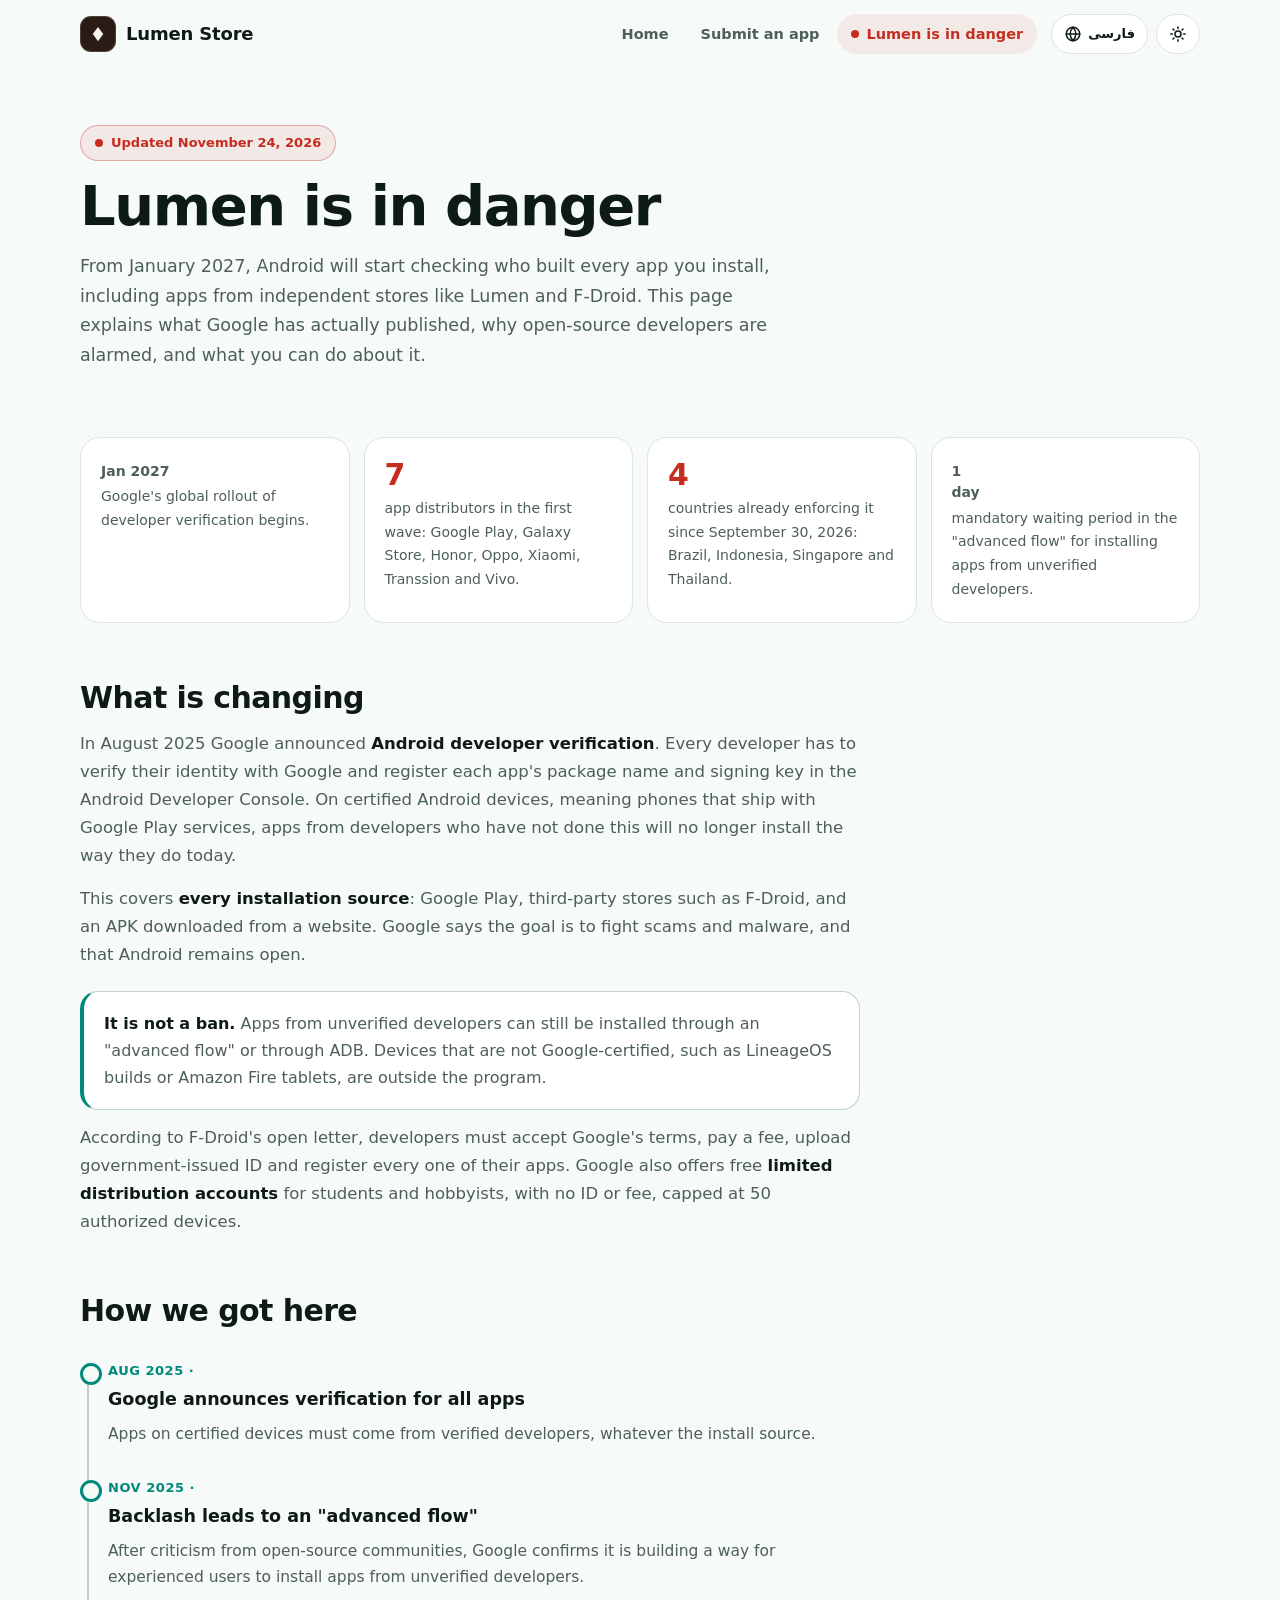
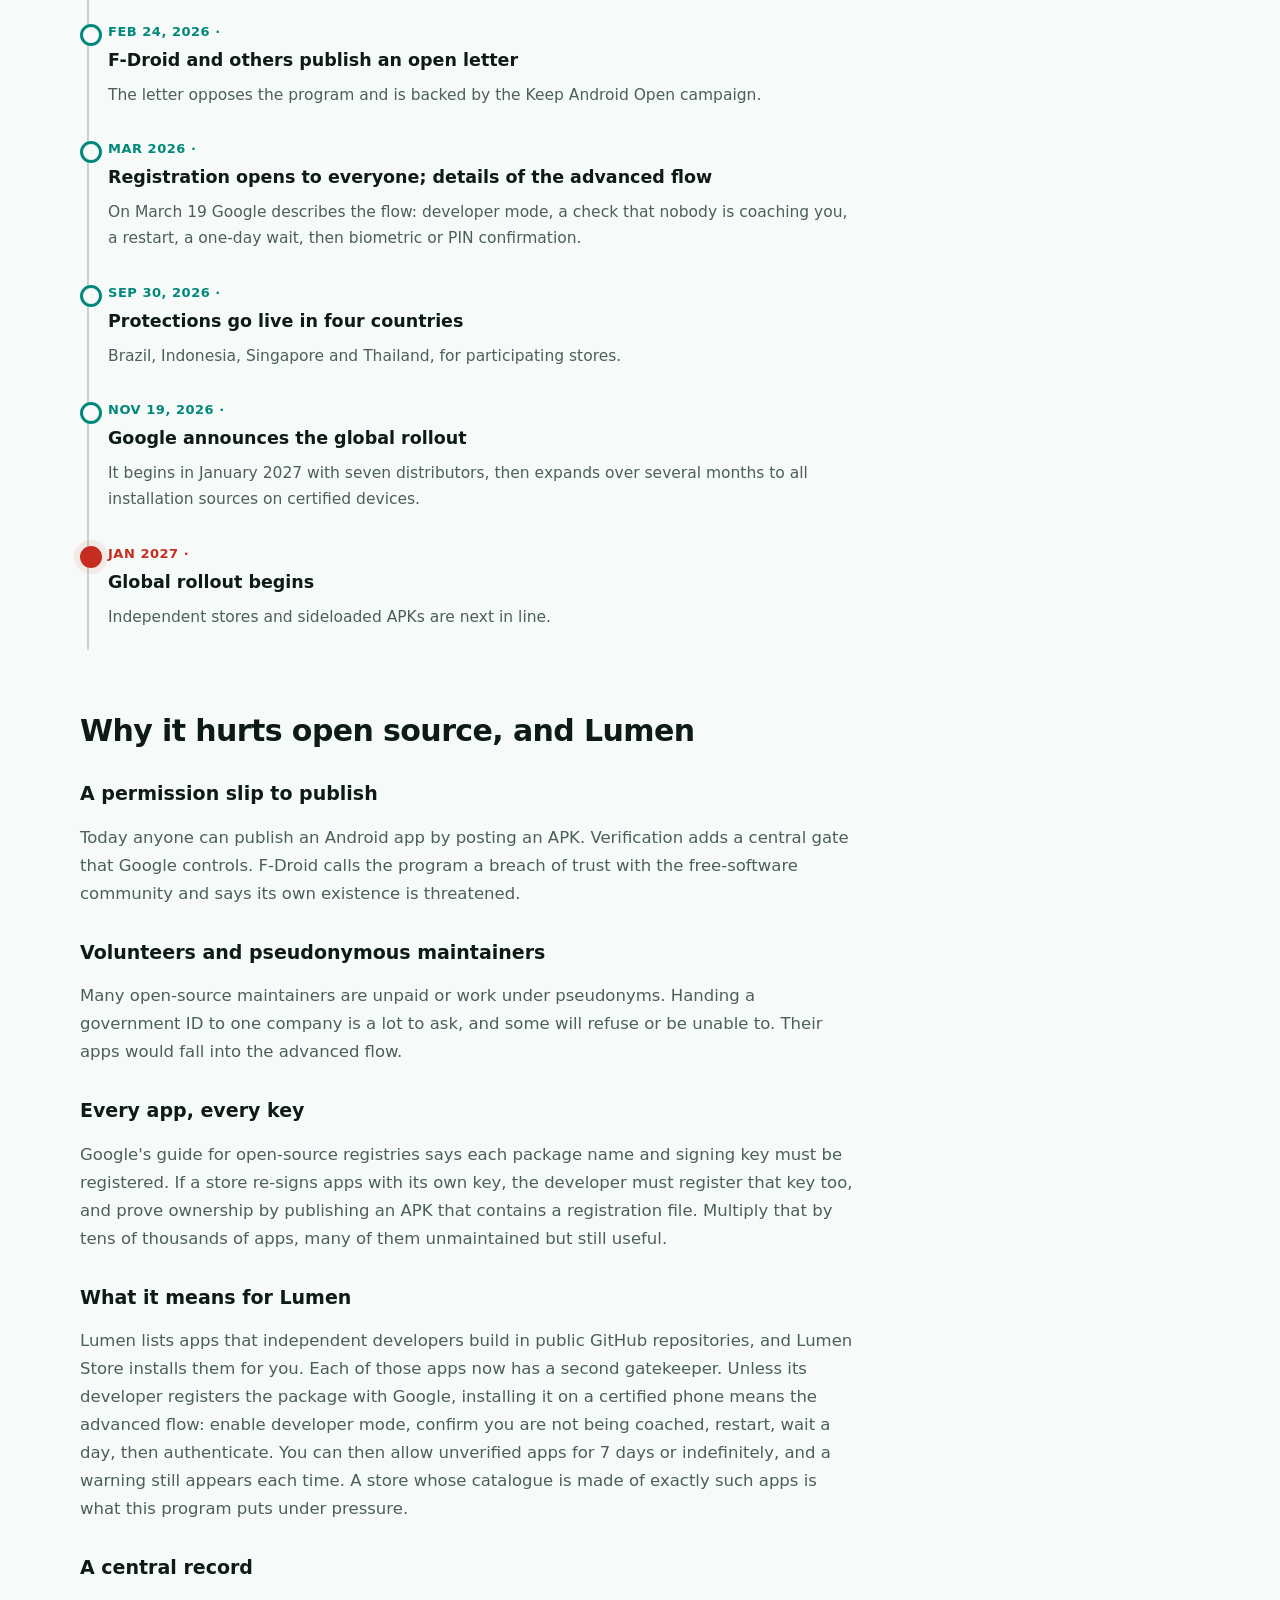
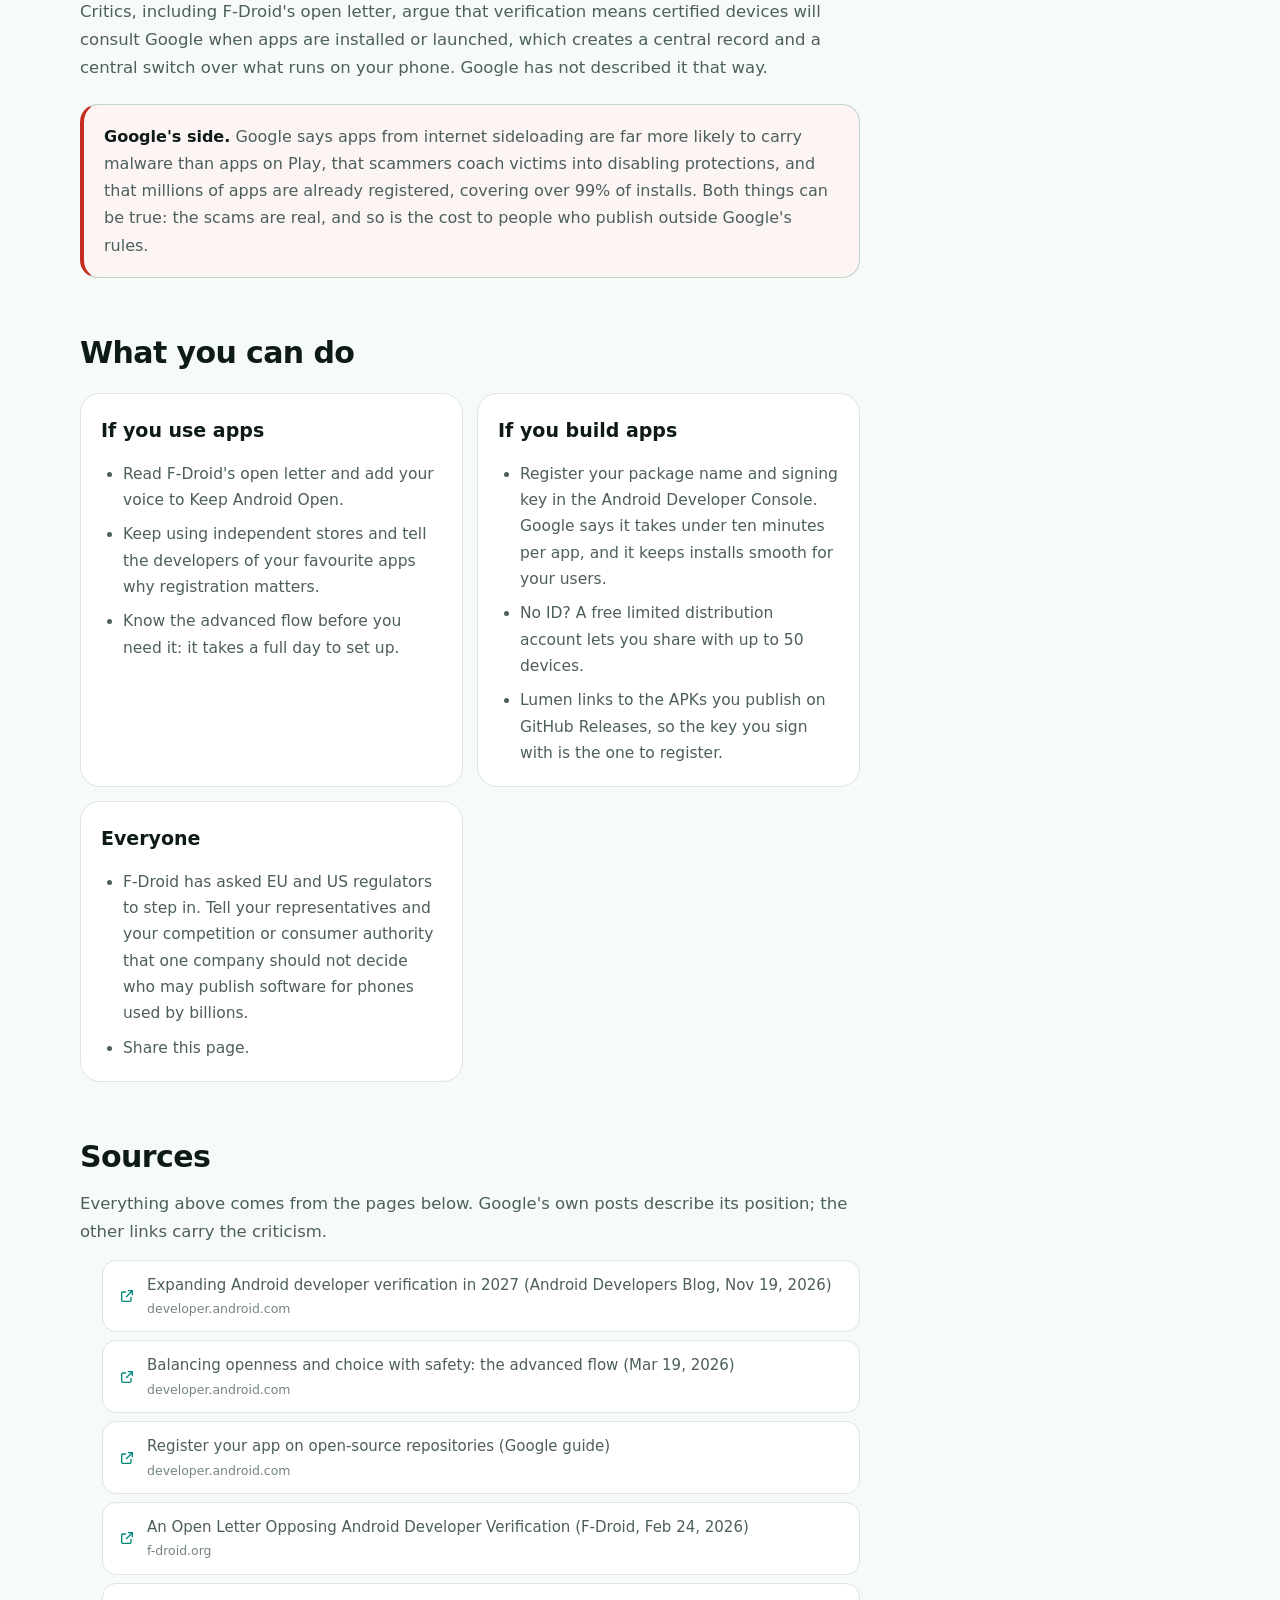
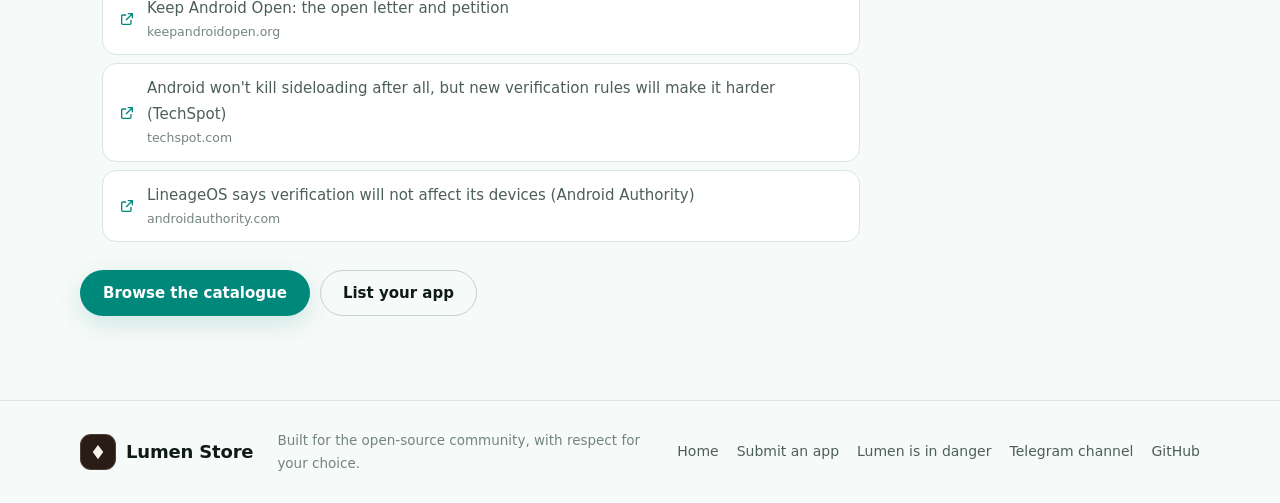
<file: site/danger.html>
<!DOCTYPE html>
<html lang="en" dir="ltr" data-theme="dark">
  <head>
    <meta charset="UTF-8" />
    <meta name="viewport" content="width=device-width, initial-scale=1.0" />
    <meta name="color-scheme" content="dark light" />
    <meta name="theme-color" content="#060809" />
    <title>Lumen is in danger | Lumen Store</title>
    <meta name="description" content="What Google's Android developer verification means for open-source apps, F-Droid and stores like Lumen." />
    <meta name="robots" content="index, follow" />
    <meta property="og:title" content="Lumen is in danger | Lumen Store" />
    <meta property="og:description" content="What Google's Android developer verification means for open-source apps, F-Droid and stores like Lumen." />
    <meta property="og:type" content="website" />
    <meta property="og:image" content="https://deepcodecreate.github.io/lumenstore/social-preview.png" />
    <meta name="twitter:card" content="summary_large_image" />
    <link rel="icon" type="image/svg+xml" href="favicon.svg" />
    <script>(function(){var d=document.documentElement;try{var l=localStorage.getItem("lumen-lang");if(l!=="fa"&&l!=="en")l="en";var t=localStorage.getItem("lumen-theme");if(t!=="light"&&t!=="dark")t=matchMedia("(prefers-color-scheme: light)").matches?"light":"dark";d.lang=l;d.dir=l==="fa"?"rtl":"ltr";d.dataset.theme=t}catch(e){d.dataset.theme="dark"}d.classList.add("js")})()</script>
    <link rel="stylesheet" href="assets/app.css" />
    <script defer src="assets/i18n.js"></script>
    <script defer src="assets/app.js"></script>
  </head>
  <body data-page="danger" data-title="t_danger" data-desc="d_danger">
    <header class="topbar" id="topbar"></header>
    <main>
      <section class="page-hero danger">
        <div class="container">
          <span class="danger-tag reveal"><span class="pulse-dot"></span><span class="l-en">Updated November 24, 2026</span><span class="l-fa">به‌روزرسانی: ۳ آذر ۱۴۰۵</span></span>
          <h1 class="reveal"><span class="l-en">Lumen is in danger</span><span class="l-fa">لومن در خطر است</span></h1>
          <p class="lead reveal">
            <span class="l-en">From January 2027, Android will start checking who built every app you install, including apps from independent stores like Lumen and F-Droid. This page explains what Google has actually published, why open-source developers are alarmed, and what you can do about it.</span>
            <span class="l-fa">از ژانویهٔ ۲۰۲۷، اندروید شروع می‌کند به بررسی اینکه هر برنامه‌ای که نصب می‌کنید را چه کسی ساخته است؛ حتی برنامه‌های فروشگاه‌های مستقل مثل لومن و F-Droid. این صفحه توضیح می‌دهد گوگل دقیقاً چه چیزی منتشر کرده، چرا توسعه‌دهندگان متن‌باز نگران‌اند و شما چه کاری می‌توانید بکنید.</span>
          </p>
        </div>
      </section>

      <section class="section" style="padding-top:8px">
        <div class="container">
          <div class="facts">
            <div class="fact reveal"><b><span class="l-en">Jan 2027</span><span class="l-fa">ژانویهٔ ۲۰۲۷</span></b><span><span class="l-en">Google's global rollout of developer verification begins.</span><span class="l-fa">آغاز اجرای جهانی تأیید هویت توسعه‌دهندگان توسط گوگل.</span></span></div>
            <div class="fact reveal"><b data-count="7">7</b><span><span class="l-en">app distributors in the first wave: Google Play, Galaxy Store, Honor, Oppo, Xiaomi, Transsion and Vivo.</span><span class="l-fa">توزیع‌کننده در موج اول: Google Play، Galaxy Store، Honor، Oppo، Xiaomi، Transsion و Vivo.</span></span></div>
            <div class="fact reveal"><b data-count="4">4</b><span><span class="l-en">countries already enforcing it since September 30, 2026: Brazil, Indonesia, Singapore and Thailand.</span><span class="l-fa">کشوری که از ۳۰ سپتامبر ۲۰۲۶ آن را اجرا می‌کنند: برزیل، اندونزی، سنگاپور و تایلند.</span></span></div>
            <div class="fact reveal"><b><span data-count="1">1</span> <span class="l-en">day</span><span class="l-fa">روز</span></b><span><span class="l-en">mandatory waiting period in the "advanced flow" for installing apps from unverified developers.</span><span class="l-fa">زمان انتظار اجباری در «روند پیشرفته» برای نصب برنامه‌های توسعه‌دهندگان تأییدنشده.</span></span></div>
          </div>

          <article class="article">
            <div class="l-en">
              <h2>What is changing</h2>
              <p>In August 2025 Google announced <strong>Android developer verification</strong>. Every developer has to verify their identity with Google and register each app's package name and signing key in the Android Developer Console. On certified Android devices, meaning phones that ship with Google Play services, apps from developers who have not done this will no longer install the way they do today.</p>
              <p>This covers <strong>every installation source</strong>: Google Play, third-party stores such as F-Droid, and an APK downloaded from a website. Google says the goal is to fight scams and malware, and that Android remains open.</p>
              <div class="callout"><strong>It is not a ban.</strong> Apps from unverified developers can still be installed through an "advanced flow" or through ADB. Devices that are not Google-certified, such as LineageOS builds or Amazon Fire tablets, are outside the program.</div>
              <p>According to F-Droid's open letter, developers must accept Google's terms, pay a fee, upload government-issued ID and register every one of their apps. Google also offers free <strong>limited distribution accounts</strong> for students and hobbyists, with no ID or fee, capped at 50 authorized devices.</p>
            </div>
            <div class="l-fa">
              <h2>چه چیزی در حال تغییر است</h2>
              <p>در اوت ۲۰۲۵ گوگل <strong>تأیید هویت توسعه‌دهندگان اندروید</strong> را اعلام کرد. هر توسعه‌دهنده باید هویتش را نزد گوگل تأیید کند و شناسهٔ بسته و کلید امضای هر برنامه را در Android Developer Console ثبت کند. روی دستگاه‌های اندروید گواهی‌شده، یعنی گوشی‌هایی که با Google Play services عرضه می‌شوند، برنامه‌های توسعه‌دهندگانی که این کار را نکرده باشند دیگر مثل امروز نصب نخواهند شد.</p>
              <p>این قانون <strong>همهٔ منبع‌های نصب</strong> را شامل می‌شود: Google Play، فروشگاه‌های شخص ثالث مثل F-Droid و APKی که از یک وب‌سایت دانلود شده باشد. گوگل می‌گوید هدفش مقابله با کلاهبرداری و بدافزار است و اندروید همچنان باز می‌ماند.</p>
              <div class="callout"><strong>این یک ممنوعیت کامل نیست.</strong> برنامه‌های توسعه‌دهندگان تأییدنشده هنوز از طریق «روند پیشرفته» یا ADB نصب می‌شوند. دستگاه‌های بدون گواهی گوگل، مثل نسخه‌های LineageOS یا تبلت‌های Amazon Fire، خارج از این برنامه‌اند.</div>
              <p>طبق نامهٔ سرگشادهٔ F-Droid، توسعه‌دهندگان باید شرایط گوگل را بپذیرند، هزینه بپردازند، مدرک شناسایی دولتی بارگذاری کنند و تک‌تک برنامه‌هایشان را ثبت کنند. گوگل همچنین <strong>حساب‌های توزیع محدود</strong> رایگان برای دانشجویان و علاقه‌مندان ارائه می‌دهد؛ بدون مدرک شناسایی و هزینه، تا سقف ۵۰ دستگاه مجاز.</p>
            </div>

            <div class="l-en"><h2>How we got here</h2></div>
            <div class="l-fa"><h2>ماجرا از کجا شروع شد</h2></div>
            <div class="timeline">
              <div class="tl reveal"><time>AUG 2025 · <span class="l-fa">اوت ۲۰۲۵</span></time><h3><span class="l-en">Google announces verification for all apps</span><span class="l-fa">گوگل تأیید هویت را برای همهٔ برنامه‌ها اعلام می‌کند</span></h3><p><span class="l-en">Apps on certified devices must come from verified developers, whatever the install source.</span><span class="l-fa">برنامه‌های روی دستگاه‌های گواهی‌شده باید از توسعه‌دهندگان تأییدشده باشند، هر منبعی که نصب شوند.</span></p></div>
              <div class="tl reveal"><time>NOV 2025 · <span class="l-fa">نوامبر ۲۰۲۵</span></time><h3><span class="l-en">Backlash leads to an "advanced flow"</span><span class="l-fa">واکنش‌ها به «روند پیشرفته» می‌رسد</span></h3><p><span class="l-en">After criticism from open-source communities, Google confirms it is building a way for experienced users to install apps from unverified developers.</span><span class="l-fa">پس از انتقاد جامعه‌های متن‌باز، گوگل تأیید می‌کند راهی می‌سازد تا کاربران باتجربه بتوانند برنامه‌های توسعه‌دهندگان تأییدنشده را نصب کنند.</span></p></div>
              <div class="tl reveal"><time>FEB 24, 2026 · <span class="l-fa">۲۴ فوریه ۲۰۲۶</span></time><h3><span class="l-en">F-Droid and others publish an open letter</span><span class="l-fa">F-Droid و دیگران نامهٔ سرگشاده منتشر می‌کنند</span></h3><p><span class="l-en">The letter opposes the program and is backed by the Keep Android Open campaign.</span><span class="l-fa">این نامه با برنامه مخالفت می‌کند و کارزار Keep Android Open از آن حمایت می‌کند.</span></p></div>
              <div class="tl reveal"><time>MAR 2026 · <span class="l-fa">مارس ۲۰۲۶</span></time><h3><span class="l-en">Registration opens to everyone; details of the advanced flow</span><span class="l-fa">ثبت‌نام برای همه باز می‌شود؛ جزئیات روند پیشرفته</span></h3><p><span class="l-en">On March 19 Google describes the flow: developer mode, a check that nobody is coaching you, a restart, a one-day wait, then biometric or PIN confirmation.</span><span class="l-fa">در ۱۹ مارس گوگل این روند را توضیح می‌دهد: حالت توسعه‌دهنده، تأیید اینکه کسی شما را هدایت نمی‌کند، راه‌اندازی دوباره، یک روز انتظار و سپس تأیید با بیومتریک یا پین.</span></p></div>
              <div class="tl reveal"><time>SEP 30, 2026 · <span class="l-fa">۳۰ سپتامبر ۲۰۲۶</span></time><h3><span class="l-en">Protections go live in four countries</span><span class="l-fa">محافظت‌ها در چهار کشور فعال می‌شود</span></h3><p><span class="l-en">Brazil, Indonesia, Singapore and Thailand, for participating stores.</span><span class="l-fa">برزیل، اندونزی، سنگاپور و تایلند، برای فروشگاه‌های شرکت‌کننده.</span></p></div>
              <div class="tl reveal"><time>NOV 19, 2026 · <span class="l-fa">۱۹ نوامبر ۲۰۲۶</span></time><h3><span class="l-en">Google announces the global rollout</span><span class="l-fa">گوگل اجرای جهانی را اعلام می‌کند</span></h3><p><span class="l-en">It begins in January 2027 with seven distributors, then expands over several months to all installation sources on certified devices.</span><span class="l-fa">از ژانویهٔ ۲۰۲۷ با هفت توزیع‌کننده شروع می‌شود و طی چند ماه به همهٔ منبع‌های نصب روی دستگاه‌های گواهی‌شده گسترش می‌یابد.</span></p></div>
              <div class="tl now reveal"><time>JAN 2027 · <span class="l-fa">ژانویهٔ ۲۰۲۷</span></time><h3><span class="l-en">Global rollout begins</span><span class="l-fa">اجرای جهانی شروع می‌شود</span></h3><p><span class="l-en">Independent stores and sideloaded APKs are next in line.</span><span class="l-fa">فروشگاه‌های مستقل و APKهای نصب‌شده دستی نوبت بعدی‌اند.</span></p></div>
            </div>

            <div class="l-en">
              <h2>Why it hurts open source, and Lumen</h2>
              <h3>A permission slip to publish</h3>
              <p>Today anyone can publish an Android app by posting an APK. Verification adds a central gate that Google controls. F-Droid calls the program a breach of trust with the free-software community and says its own existence is threatened.</p>
              <h3>Volunteers and pseudonymous maintainers</h3>
              <p>Many open-source maintainers are unpaid or work under pseudonyms. Handing a government ID to one company is a lot to ask, and some will refuse or be unable to. Their apps would fall into the advanced flow.</p>
              <h3>Every app, every key</h3>
              <p>Google's guide for open-source registries says each package name and signing key must be registered. If a store re-signs apps with its own key, the developer must register that key too, and prove ownership by publishing an APK that contains a registration file. Multiply that by tens of thousands of apps, many of them unmaintained but still useful.</p>
              <h3>What it means for Lumen</h3>
              <p>Lumen lists apps that independent developers build in public GitHub repositories, and Lumen Store installs them for you. Each of those apps now has a second gatekeeper. Unless its developer registers the package with Google, installing it on a certified phone means the advanced flow: enable developer mode, confirm you are not being coached, restart, wait a day, then authenticate. You can then allow unverified apps for 7 days or indefinitely, and a warning still appears each time. A store whose catalogue is made of exactly such apps is what this program puts under pressure.</p>
              <h3>A central record</h3>
              <p>Critics, including F-Droid's open letter, argue that verification means certified devices will consult Google when apps are installed or launched, which creates a central record and a central switch over what runs on your phone. Google has not described it that way.</p>
              <div class="callout warn"><strong>Google's side.</strong> Google says apps from internet sideloading are far more likely to carry malware than apps on Play, that scammers coach victims into disabling protections, and that millions of apps are already registered, covering over 99% of installs. Both things can be true: the scams are real, and so is the cost to people who publish outside Google's rules.</div>

              <h2>What you can do</h2>
              <div class="cols">
                <div class="col-card"><h3>If you use apps</h3><ul><li>Read F-Droid's open letter and add your voice to Keep Android Open.</li><li>Keep using independent stores and tell the developers of your favourite apps why registration matters.</li><li>Know the advanced flow before you need it: it takes a full day to set up.</li></ul></div>
                <div class="col-card"><h3>If you build apps</h3><ul><li>Register your package name and signing key in the Android Developer Console. Google says it takes under ten minutes per app, and it keeps installs smooth for your users.</li><li>No ID? A free limited distribution account lets you share with up to 50 devices.</li><li>Lumen links to the APKs you publish on GitHub Releases, so the key you sign with is the one to register.</li></ul></div>
                <div class="col-card"><h3>Everyone</h3><ul><li>F-Droid has asked EU and US regulators to step in. Tell your representatives and your competition or consumer authority that one company should not decide who may publish software for phones used by billions.</li><li>Share this page.</li></ul></div>
              </div>
            </div>

            <div class="l-fa">
              <h2>چرا برای نرم‌افزار متن‌باز و لومن خطرناک است</h2>
              <h3>اجازه‌نامه برای انتشار</h3>
              <p>امروز هر کسی با گذاشتن یک APK می‌تواند برنامهٔ اندروید منتشر کند. تأیید هویت یک دروازهٔ مرکزی اضافه می‌کند که گوگل آن را کنترل می‌کند. F-Droid این برنامه را نقض اعتماد جامعهٔ نرم‌افزار آزاد می‌داند و می‌گوید موجودیت خودش در خطر است.</p>
              <h3>داوطلبان و نگهدارندگان با نام مستعار</h3>
              <p>بسیاری از نگهدارندگان پروژه‌های متن‌باز بدون دستمزد کار می‌کنند یا با نام مستعار فعالیت می‌کنند. سپردن مدرک شناسایی دولتی به یک شرکت خواستهٔ بزرگی است و بعضی نمی‌خواهند یا نمی‌توانند. برنامه‌های آن‌ها به «روند پیشرفته» می‌افتد.</p>
              <h3>هر برنامه، هر کلید</h3>
              <p>راهنمای گوگل برای مخزن‌های متن‌باز می‌گوید هر شناسهٔ بسته و هر کلید امضا باید ثبت شود. اگر فروشگاهی برنامه‌ها را با کلید خودش دوباره امضا کند، توسعه‌دهنده باید آن کلید را هم ثبت کند و مالکیت را با انتشار APKی که یک فایل ثبت‌نام دارد ثابت کند. این را در ده‌ها هزار برنامه ضرب کنید؛ بسیاری از آن‌ها دیگر نگهداری نمی‌شوند اما هنوز مفیدند.</p>
              <h3>برای لومن چه معنایی دارد</h3>
              <p>لومن برنامه‌هایی را فهرست می‌کند که توسعه‌دهندگان مستقل در مخزن‌های عمومی GitHub می‌سازند و Lumen Store آن‌ها را برایتان نصب می‌کند. حالا هر کدام از این برنامه‌ها یک دروازه‌بان دوم دارند. اگر توسعه‌دهنده‌اش بسته را نزد گوگل ثبت نکند، نصبش روی گوشی گواهی‌شده یعنی «روند پیشرفته»: فعال کردن حالت توسعه‌دهنده، تأیید اینکه کسی شما را هدایت نمی‌کند، راه‌اندازی دوباره، یک روز انتظار و سپس احراز هویت. بعد می‌توانید نصب برنامه‌های تأییدنشده را برای ۷ روز یا نامحدود مجاز کنید و باز هم هر بار یک هشدار می‌بینید. فروشگاهی که فهرستش از همین برنامه‌ها ساخته شده، دقیقاً همان چیزی است که این برنامه تحت فشار می‌گذارد.</p>
              <h3>یک پروندهٔ مرکزی</h3>
              <p>منتقدان، از جمله نامهٔ سرگشادهٔ F-Droid، می‌گویند تأیید هویت یعنی دستگاه‌های گواهی‌شده هنگام نصب یا اجرای برنامه‌ها از گوگل پرس‌وجو می‌کنند و این یک پروندهٔ مرکزی و یک کلید مرکزی روی آنچه در گوشی شما اجرا می‌شود می‌سازد. گوگل آن را اینطور توصیف نکرده است.</p>
              <div class="callout warn"><strong>موضع گوگل.</strong> گوگل می‌گوید برنامه‌هایی که از اینترنت نصب دستی می‌شوند خیلی بیشتر از برنامه‌های Play بدافزار دارند، کلاهبرداران قربانیان را راهنمایی می‌کنند تا محافظت‌ها را خاموش کنند و میلیون‌ها برنامه ثبت شده‌اند که بیش از ۹۹٪ نصب‌ها را پوشش می‌دهند. هر دو حرف می‌تواند درست باشد: کلاهبرداری واقعی است و هزینه‌اش برای کسانی که خارج از قوانین گوگل منتشر می‌کنند هم واقعی است.</div>

              <h2>شما چه کاری می‌توانید بکنید</h2>
              <div class="cols">
                <div class="col-card"><h3>اگر از برنامه‌ها استفاده می‌کنید</h3><ul><li>نامهٔ سرگشادهٔ F-Droid را بخوانید و صدایتان را به کارزار Keep Android Open اضافه کنید.</li><li>از فروشگاه‌های مستقل استفاده کنید و به سازندگان برنامه‌های موردعلاقه‌تان بگویید ثبت‌نام چرا مهم است.</li><li>روند پیشرفته را پیش از نیاز بشناسید: راه‌اندازی‌اش یک روز کامل طول می‌کشد.</li></ul></div>
                <div class="col-card"><h3>اگر برنامه می‌سازید</h3><ul><li>شناسهٔ بسته و کلید امضا را در Android Developer Console ثبت کنید. گوگل می‌گوید برای هر برنامه کمتر از ده دقیقه طول می‌کشد و نصب را برای کاربرانتان روان نگه می‌دارد.</li><li>مدرک شناسایی ندارید؟ حساب توزیع محدود رایگان اجازه می‌دهد تا ۵۰ دستگاه به اشتراک بگذارید.</li><li>لومن به APKهایی پیوند می‌دهد که خودتان در GitHub Releases منتشر می‌کنید؛ پس کلیدی که با آن امضا می‌کنید همان کلیدی است که باید ثبت شود.</li></ul></div>
                <div class="col-card"><h3>همه</h3><ul><li>F-Droid از نهادهای نظارتی اتحادیهٔ اروپا و آمریکا خواسته مداخله کنند. به نمایندگان و نهاد رقابت یا حمایت از مصرف‌کننده بگویید یک شرکت نباید تصمیم بگیرد چه کسی می‌تواند برای گوشی‌های میلیاردها نفر نرم‌افزار منتشر کند.</li><li>این صفحه را به اشتراک بگذارید.</li></ul></div>
              </div>
            </div>

            <div class="l-en"><h2>Sources</h2><p>Everything above comes from the pages below. Google's own posts describe its position; the other links carry the criticism.</p></div>
            <div class="l-fa"><h2>منبع‌ها</h2><p>همهٔ آنچه بالا آمد از صفحه‌های زیر گرفته شده است. نوشته‌های خود گوگل موضع گوگل را توضیح می‌دهند و بقیهٔ پیوندها انتقادها را دارند.</p></div>
            <ul class="sources">
              <li><a href="https://developer.android.com/blog/posts/android-developer-verification-2027" target="_blank" rel="noopener noreferrer"><svg viewBox="0 0 24 24" fill="none" stroke="currentColor" stroke-width="2" stroke-linecap="round" stroke-linejoin="round" aria-hidden="true"><path d="M14 4h6v6m0-6-9 9M18 14v4.5A1.5 1.5 0 0 1 16.5 20h-11A1.5 1.5 0 0 1 4 18.5v-11A1.5 1.5 0 0 1 5.5 6H10"/></svg><span><span class="l-en">Expanding Android developer verification in 2027 (Android Developers Blog, Nov 19, 2026)</span><span class="l-fa">گسترش تأیید هویت توسعه‌دهندگان اندروید در ۲۰۲۷ (وبلاگ Android Developers، ۱۹ نوامبر ۲۰۲۶)</span><small class="ltr">developer.android.com</small></span></a></li>
              <li><a href="https://developer.android.com/blog/posts/android-developer-verification-balancing-openness-and-choice-with-safety" target="_blank" rel="noopener noreferrer"><svg viewBox="0 0 24 24" fill="none" stroke="currentColor" stroke-width="2" stroke-linecap="round" stroke-linejoin="round" aria-hidden="true"><path d="M14 4h6v6m0-6-9 9M18 14v4.5A1.5 1.5 0 0 1 16.5 20h-11A1.5 1.5 0 0 1 4 18.5v-11A1.5 1.5 0 0 1 5.5 6H10"/></svg><span><span class="l-en">Balancing openness and choice with safety: the advanced flow (Mar 19, 2026)</span><span class="l-fa">توازن بین باز بودن و ایمنی: روند پیشرفته (۱۹ مارس ۲۰۲۶)</span><small class="ltr">developer.android.com</small></span></a></li>
              <li><a href="https://developer.android.com/developer-verification/guides/open-source-app-registration" target="_blank" rel="noopener noreferrer"><svg viewBox="0 0 24 24" fill="none" stroke="currentColor" stroke-width="2" stroke-linecap="round" stroke-linejoin="round" aria-hidden="true"><path d="M14 4h6v6m0-6-9 9M18 14v4.5A1.5 1.5 0 0 1 16.5 20h-11A1.5 1.5 0 0 1 4 18.5v-11A1.5 1.5 0 0 1 5.5 6H10"/></svg><span><span class="l-en">Register your app on open-source repositories (Google guide)</span><span class="l-fa">ثبت برنامه در مخزن‌های متن‌باز (راهنمای گوگل)</span><small class="ltr">developer.android.com</small></span></a></li>
              <li><a href="https://f-droid.org/en/2026/02/24/open-letter-opposing-developer-verification.html" target="_blank" rel="noopener noreferrer"><svg viewBox="0 0 24 24" fill="none" stroke="currentColor" stroke-width="2" stroke-linecap="round" stroke-linejoin="round" aria-hidden="true"><path d="M14 4h6v6m0-6-9 9M18 14v4.5A1.5 1.5 0 0 1 16.5 20h-11A1.5 1.5 0 0 1 4 18.5v-11A1.5 1.5 0 0 1 5.5 6H10"/></svg><span><span class="l-en">An Open Letter Opposing Android Developer Verification (F-Droid, Feb 24, 2026)</span><span class="l-fa">نامهٔ سرگشاده در مخالفت با تأیید هویت توسعه‌دهندگان اندروید (F-Droid، ۲۴ فوریه ۲۰۲۶)</span><small class="ltr">f-droid.org</small></span></a></li>
              <li><a href="https://keepandroidopen.org/open-letter" target="_blank" rel="noopener noreferrer"><svg viewBox="0 0 24 24" fill="none" stroke="currentColor" stroke-width="2" stroke-linecap="round" stroke-linejoin="round" aria-hidden="true"><path d="M14 4h6v6m0-6-9 9M18 14v4.5A1.5 1.5 0 0 1 16.5 20h-11A1.5 1.5 0 0 1 4 18.5v-11A1.5 1.5 0 0 1 5.5 6H10"/></svg><span><span class="l-en">Keep Android Open: the open letter and petition</span><span class="l-fa">Keep Android Open: نامهٔ سرگشاده و طومار</span><small class="ltr">keepandroidopen.org</small></span></a></li>
              <li><a href="https://www.techspot.com/news/110243-android-wont-kill-sideloading-after-all-but-new.html" target="_blank" rel="noopener noreferrer"><svg viewBox="0 0 24 24" fill="none" stroke="currentColor" stroke-width="2" stroke-linecap="round" stroke-linejoin="round" aria-hidden="true"><path d="M14 4h6v6m0-6-9 9M18 14v4.5A1.5 1.5 0 0 1 16.5 20h-11A1.5 1.5 0 0 1 4 18.5v-11A1.5 1.5 0 0 1 5.5 6H10"/></svg><span><span class="l-en">Android won't kill sideloading after all, but new verification rules will make it harder (TechSpot)</span><span class="l-fa">اندروید نصب دستی را از بین نمی‌برد اما قوانین جدید آن را سخت‌تر می‌کند (TechSpot)</span><small class="ltr">techspot.com</small></span></a></li>
              <li><a href="https://www.androidauthority.com/lineageos-android-verification-rules-sideloading-3684281/" target="_blank" rel="noopener noreferrer"><svg viewBox="0 0 24 24" fill="none" stroke="currentColor" stroke-width="2" stroke-linecap="round" stroke-linejoin="round" aria-hidden="true"><path d="M14 4h6v6m0-6-9 9M18 14v4.5A1.5 1.5 0 0 1 16.5 20h-11A1.5 1.5 0 0 1 4 18.5v-11A1.5 1.5 0 0 1 5.5 6H10"/></svg><span><span class="l-en">LineageOS says verification will not affect its devices (Android Authority)</span><span class="l-fa">LineageOS می‌گوید تأیید هویت روی دستگاه‌هایش اثر ندارد (Android Authority)</span><small class="ltr">androidauthority.com</small></span></a></li>
            </ul>

            <div class="cta-row">
              <a class="btn btn-primary" href="index.html"><span class="l-en">Browse the catalogue</span><span class="l-fa">دیدن فهرست برنامه‌ها</span></a>
              <a class="btn btn-outline" href="submit.html"><span class="l-en">List your app</span><span class="l-fa">ثبت برنامهٔ شما</span></a>
            </div>
          </article>
        </div>
      </section>
    </main>
    <footer class="footer" id="footer"></footer>
    <noscript><p style="padding:24px;text-align:center">Please enable JavaScript to use this page.</p></noscript>
  </body>
</html>
</file>
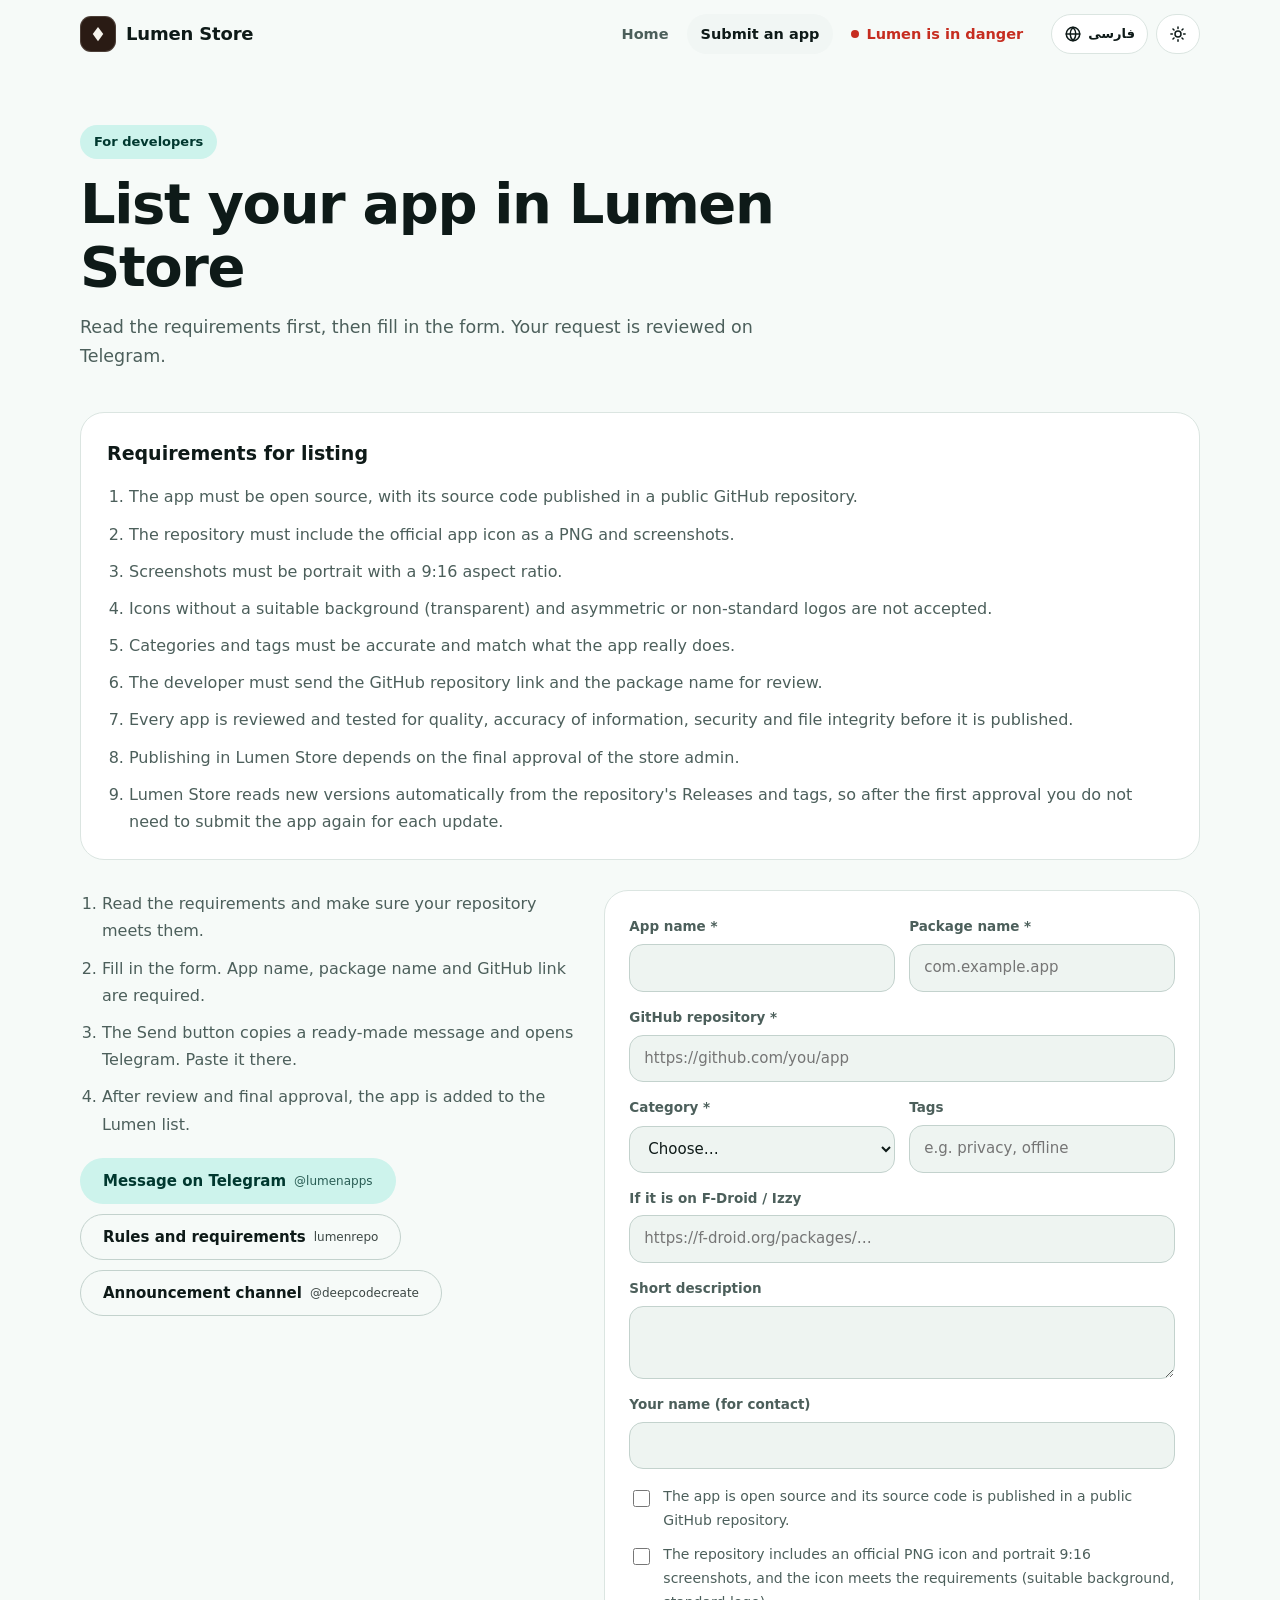
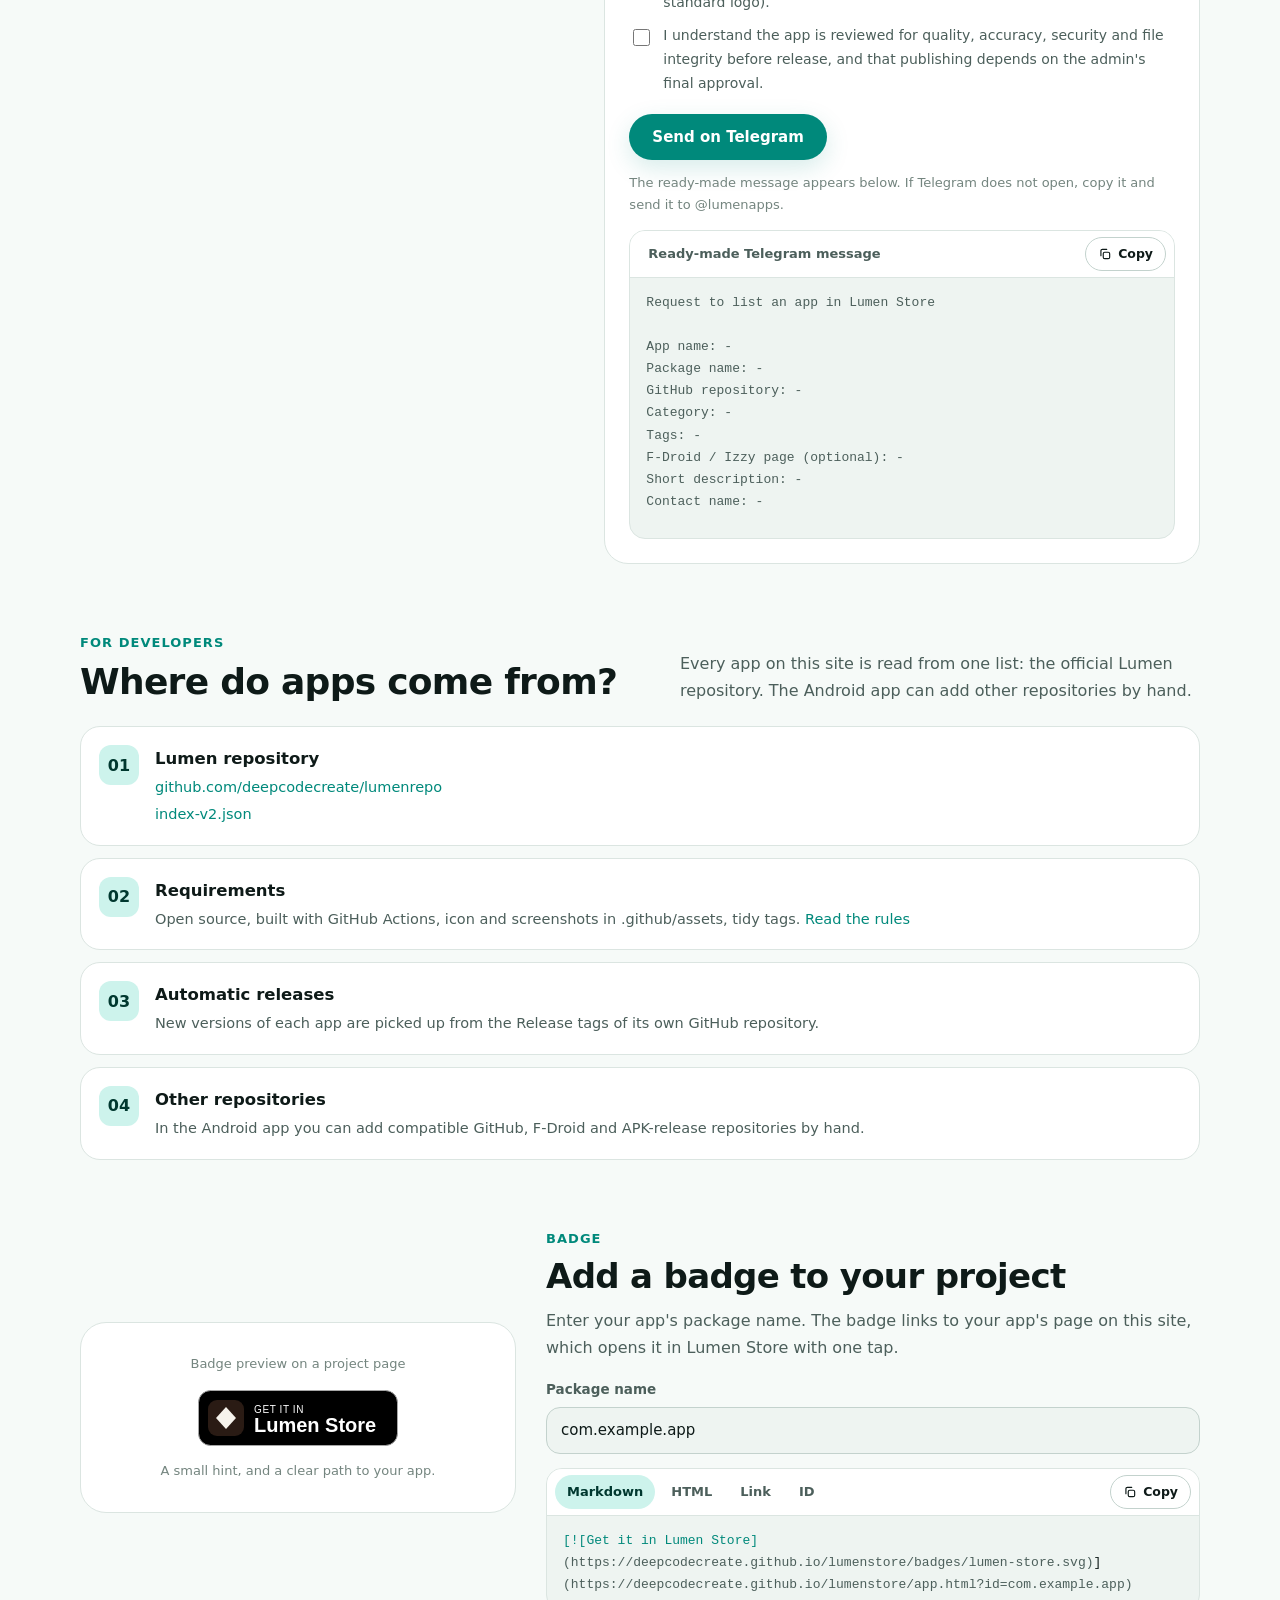
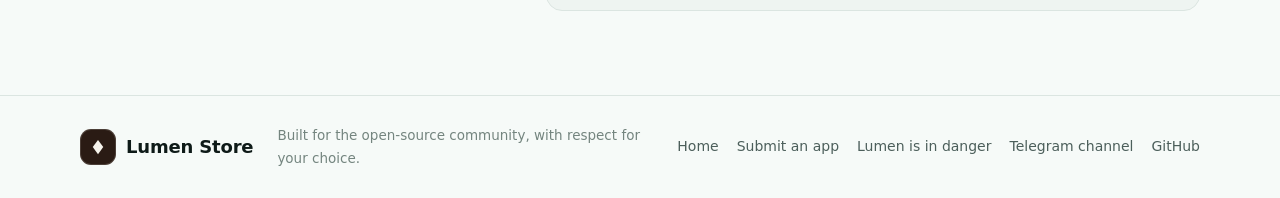
<file: site/submit.html>
<!DOCTYPE html>
<html lang="en" dir="ltr" data-theme="dark">
  <head>
    <meta charset="UTF-8" />
    <meta name="viewport" content="width=device-width, initial-scale=1.0" />
    <meta name="color-scheme" content="dark light" />
    <meta name="theme-color" content="#060809" />
    <title>Submit your app | Lumen Store</title>
    <meta name="description" content="Requirements and the form for listing your open-source app in Lumen Store." />
    <meta name="robots" content="index, follow" />
    <meta property="og:title" content="Submit your app | Lumen Store" />
    <meta property="og:description" content="Requirements and the form for listing your open-source app in Lumen Store." />
    <meta property="og:type" content="website" />
    <meta property="og:image" content="https://deepcodecreate.github.io/lumenstore/social-preview.png" />
    <meta name="twitter:card" content="summary_large_image" />
    <link rel="icon" type="image/svg+xml" href="favicon.svg" />
    <script>(function(){var d=document.documentElement;try{var l=localStorage.getItem("lumen-lang");if(l!=="fa"&&l!=="en")l="en";var t=localStorage.getItem("lumen-theme");if(t!=="light"&&t!=="dark")t=matchMedia("(prefers-color-scheme: light)").matches?"light":"dark";d.lang=l;d.dir=l==="fa"?"rtl":"ltr";d.dataset.theme=t}catch(e){d.dataset.theme="dark"}d.classList.add("js")})()</script>
    <link rel="stylesheet" href="assets/app.css" />
    <script defer src="assets/i18n.js"></script>
    <script defer src="assets/app.js"></script>
  </head>
  <body data-page="submit" data-title="t_submit" data-desc="d_submit">
    <header class="topbar" id="topbar"></header>
    <main>
      <section class="page-hero">
        <div class="container">
          <span class="eyebrow reveal" data-i18n="sub_kicker">For developers</span>
          <h1 class="reveal" data-i18n="sub_h1">List your app in Lumen Store</h1>
          <p class="lead reveal" data-i18n="sub_lead"></p>
        </div>
      </section>

      <section class="section" style="padding-top:12px">
        <div class="container">
          <article class="terms-card reveal" id="terms" aria-labelledby="terms-title">
            <h3 id="terms-title" data-i18n="terms_h">Requirements for listing</h3>
            <ol class="terms" id="terms-list"></ol>
          </article>

          <div class="submit">
            <div class="reveal">
              <ol class="steps" id="steps-list"></ol>
              <div class="tg-links">
                <a class="btn btn-tonal" href="https://t.me/lumenapps" target="_blank" rel="noopener"><span data-i18n="tg_msg">Message on Telegram</span> <small class="ltr">@lumenapps</small></a>
                <a class="btn btn-outline" href="https://github.com/deepcodecreate/lumenrepo#readme" target="_blank" rel="noopener"><span data-i18n="tg_rules">Rules and requirements</span> <small class="ltr">lumenrepo</small></a>
                <a class="btn btn-outline" href="https://t.me/deepcodecreate" target="_blank" rel="noopener"><span data-i18n="tg_channel">Announcement channel</span> <small class="ltr">@deepcodecreate</small></a>
              </div>
            </div>
            <div class="reveal">
              <form class="form-card" id="submit-form" autocomplete="off" novalidate>
                <div class="form-grid">
                  <div class="field"><label for="f-name" data-i18n="f_name">App name *</label><input id="f-name" name="name" required /></div>
                  <div class="field"><label for="f-pkg" data-i18n="f_pkg">Package name *</label><input id="f-pkg" name="pkg" dir="ltr" placeholder="com.example.app" spellcheck="false" autocapitalize="none" required /></div>
                  <div class="field full"><label for="f-repo" data-i18n="f_repo">GitHub repository *</label><input id="f-repo" name="repo" dir="ltr" placeholder="https://github.com/you/app" inputmode="url" autocapitalize="none" spellcheck="false" required /></div>
                  <div class="field"><label for="f-cat" data-i18n="f_cat">Category *</label><select id="f-cat" name="cat" required><option value="" data-i18n="f_cat_ph">Choose…</option></select></div>
                  <div class="field"><label for="f-tags" data-i18n="f_tags">Tags</label><input id="f-tags" name="tags" data-i18n-ph="f_tags_ph" placeholder="e.g. privacy, offline" /></div>
                  <div class="field full"><label for="f-index" data-i18n="f_index">If it is on F-Droid / Izzy</label><input id="f-index" name="index" dir="ltr" placeholder="https://f-droid.org/packages/…" inputmode="url" autocapitalize="none" spellcheck="false" /></div>
                  <div class="field full"><label for="f-desc" data-i18n="f_desc">Short description</label><textarea id="f-desc" name="desc" rows="2"></textarea></div>
                  <div class="field full"><label for="f-who" data-i18n="f_who">Your name (for contact)</label><input id="f-who" name="who" /></div>
                </div>
                <div class="checks" id="confirms" role="group" data-i18n-aria="conf_aria" aria-label="Confirmations"></div>
                <div class="form-actions"><button class="btn btn-primary" type="submit" data-i18n="send_tg">Send on Telegram</button></div>
                <p class="form-note" data-i18n="form_note"></p>
                <div id="submit-preview"></div>
              </form>
            </div>
          </div>
        </div>
      </section>

      <section class="section" style="padding-top:0">
        <div class="container">
          <div class="section-head reveal"><div><span class="kicker" data-i18n="sub_kicker">For developers</span><h2 data-i18n="src_h">Where do apps come from?</h2></div><p class="section-intro" data-i18n="src_intro"></p></div>
          <div class="req-list">
            <article class="req reveal"><span class="req-n">01</span><div><h3 data-i18n="req1_h">Lumen repository</h3><p><a class="ltr" href="https://github.com/deepcodecreate/lumenrepo" target="_blank" rel="noopener">github.com/deepcodecreate/lumenrepo</a></p><p><a class="ltr" href="https://raw.githubusercontent.com/deepcodecreate/lumenrepo/main/index-v2.json" target="_blank" rel="noreferrer">index-v2.json</a></p></div></article>
            <article class="req reveal"><span class="req-n">02</span><div><h3 data-i18n="req2_h">Requirements</h3><p><span data-i18n="req2_p"></span> <a href="https://github.com/deepcodecreate/lumenrepo#readme" target="_blank" rel="noopener" data-i18n="read_rules">Read the rules</a></p></div></article>
            <article class="req reveal"><span class="req-n">03</span><div><h3 data-i18n="req3_h">Automatic releases</h3><p data-i18n="req3_p"></p></div></article>
            <article class="req reveal"><span class="req-n">04</span><div><h3 data-i18n="req4_h">Other repositories</h3><p data-i18n="req4_p"></p></div></article>
          </div>
        </div>
      </section>

      <section class="section" id="badge" style="padding-top:0">
        <div class="container badge-layout">
          <div class="badge-stage reveal">
            <span class="cap" data-i18n="badge_cap1">Badge preview on a project page</span>
            <img src="badges/lumen-store.svg" alt="Get it in Lumen Store" />
            <span class="cap" data-i18n="badge_cap2"></span>
          </div>
          <div class="reveal">
            <span class="kicker" data-i18n="badge_kicker">Badge</span>
            <h2 style="font-size:clamp(24px,3.2vw,34px)" data-i18n="badge_h">Add a badge to your project</h2>
            <p class="section-intro" style="margin-top:10px;max-width:none" data-i18n="badge_intro"></p>
            <div class="field-inline"><label for="badge-pkg" data-i18n="badge_pkg">Package name</label><input id="badge-pkg" value="com.example.app" dir="ltr" spellcheck="false" autocomplete="off" inputmode="url" /></div>
            <div id="badge-viewer"></div>
          </div>
        </div>
      </section>
    </main>
    <footer class="footer" id="footer"></footer>
    <noscript><p style="padding:24px;text-align:center">Please enable JavaScript to use this page.</p></noscript>
  </body>
</html>
</file>
<file: site/assets/app.css>
:root {
  color-scheme: dark;
  --bg: #060809; --bg2: #0b0f10; --surface: #0f1415; --surface2: #151b1d; --surface3: #1c2426;
  --line: #222b2d; --line2: #324044;
  --text: #eaf1ee; --muted: #9eadaa; --dim: #6f7e7b;
  --primary: #4fd1c5; --on-primary: #02201d; --pc: #0a4d44; --on-pc: #a4f5e6;
  --warm: #e0a87f; --danger: #ff6b5e; --danger-bg: rgba(255, 107, 94, .1); --ok: #5fe0a0;
  --glow1: rgba(79, 209, 197, .22); --glow2: rgba(224, 168, 127, .14);
  --shadow: 0 18px 50px rgba(0, 0, 0, .45);
  --brand-bg: #2a1b14;
  --r: 20px;
  --font: ui-sans-serif, system-ui, -apple-system, "Segoe UI", Roboto, "Helvetica Neue", Arial, "Noto Sans", sans-serif;
  --mono: ui-monospace, "SFMono-Regular", Menlo, Consolas, "Liberation Mono", monospace;
  --gutter: 20px;
  --ease: cubic-bezier(.22, 1, .36, 1);
}
:root[data-theme="light"] {
  color-scheme: light;
  --bg: #f6faf8; --bg2: #eef4f1; --surface: #ffffff; --surface2: #f1f6f4; --surface3: #e6eeeb;
  --line: #dbe5e1; --line2: #c3d2cd;
  --text: #0e1a18; --muted: #4c5f5b; --dim: #74857f;
  --primary: #00897b; --on-primary: #ffffff; --pc: #cdf3ec; --on-pc: #00382f;
  --warm: #b4621f; --danger: #c62d20; --danger-bg: rgba(198, 45, 32, .08); --ok: #0a8a52;
  --glow1: rgba(0, 137, 123, .16); --glow2: rgba(180, 98, 31, .1);
  --shadow: 0 18px 44px rgba(20, 50, 44, .12);
}
:root[lang="fa"] { --font: "Vazirmatn", "Vazir", "Noto Sans Arabic", "Noto Naskh Arabic", "IRANSans", Tahoma, "Segoe UI", system-ui, sans-serif; }

* { box-sizing: border-box; }
html { scroll-behavior: smooth; scroll-padding-top: 88px; -webkit-text-size-adjust: 100%; background: var(--bg); overflow-x: clip; max-width: 100%; }
html.menu-open { overflow: hidden; }
body { margin: 0; background: var(--bg); color: var(--text); font-family: var(--font); line-height: 1.7; -webkit-font-smoothing: antialiased; overflow-x: clip; max-width: 100%; min-width: 0; transition: background-color .35s var(--ease), color .35s var(--ease); }
:root[lang="fa"] body { line-height: 1.9; }
a { color: inherit; text-decoration: none; }
img, svg { max-width: 100%; }
button { font: inherit; color: inherit; cursor: pointer; }
h1, h2, h3, h4, p, ul, ol { margin: 0; }
:focus-visible { outline: 2px solid var(--primary); outline-offset: 3px; border-radius: 8px; }
::selection { background: var(--pc); color: var(--on-pc); }
.container { width: calc(100% - var(--gutter) * 2); max-width: 1120px; margin-inline: auto; min-width: 0; }
.ltr { direction: ltr; unicode-bidi: isolate; }
.mono { font-family: var(--mono); }
.muted { color: var(--muted); }
[hidden] { display: none !important; }
html[lang="fa"] .l-en, html[lang="en"] .l-fa { display: none !important; }

/* Buttons */
.btn { display: inline-flex; align-items: center; justify-content: center; gap: 8px; min-height: 46px; padding: 0 22px; border-radius: 999px; border: 1px solid transparent; font-weight: 700; font-size: 15px; line-height: 1.2; white-space: nowrap; transition: transform .2s var(--ease), background-color .2s, border-color .2s, color .2s, box-shadow .2s; }
.btn:hover { transform: translateY(-2px); }
.btn:active { transform: scale(.97); }
.btn svg { width: 18px; height: 18px; flex: none; }
.btn small { font-weight: 500; font-size: 12px; opacity: .8; }
.btn-primary { background: var(--primary); color: var(--on-primary); box-shadow: 0 8px 24px var(--glow1); }
.btn-primary:hover { box-shadow: 0 12px 32px var(--glow1); filter: brightness(1.08); }
.btn-primary[aria-disabled="true"], .btn[disabled] { opacity: .55; pointer-events: none; }
.btn-tonal { background: var(--pc); color: var(--on-pc); }
.btn-tonal:hover { filter: brightness(1.12); }
.btn-outline { border-color: var(--line2); background: transparent; color: var(--text); }
.btn-outline:hover { border-color: var(--primary); color: var(--primary); }
.btn-danger { background: var(--danger); color: #fff; }
.btn-sm { min-height: 38px; padding: 0 16px; font-size: 13.5px; }
.btn-lg { min-height: 54px; padding: 0 28px; font-size: 16px; }
.btn-icon { padding: 0; width: 46px; }

/* Topbar */
.topbar { position: sticky; top: 0; z-index: 50; background: var(--bg); border-bottom: 1px solid transparent; transition: border-color .3s; }
.topbar.scrolled { border-color: var(--line); }
.nav { display: flex; align-items: center; gap: 14px; min-height: 68px; }
.brand { display: inline-flex; align-items: center; gap: 10px; font-weight: 800; font-size: 18px; letter-spacing: -.01em; }
.brand-mark { width: 36px; height: 36px; border-radius: 11px; background: var(--brand-bg); display: grid; place-items: center; box-shadow: inset 0 0 0 1px rgba(246, 243, 236, .16); flex: none; transition: transform .5s var(--ease); }
.brand:hover .brand-mark { transform: rotate(12deg) scale(1.06); }
.brand-mark svg { width: 18px; height: 18px; }
.nav-links { display: flex; align-items: center; gap: 4px; margin-inline-start: auto; }
.nav-links a { padding: 8px 14px; border-radius: 999px; font-weight: 600; font-size: 14.5px; color: var(--muted); transition: color .2s, background-color .2s; }
.nav-links a:hover, .nav-links a[aria-current="page"] { color: var(--text); background: var(--surface2); }
.nav-links a.nav-danger { color: var(--danger); display: inline-flex; align-items: center; gap: 7px; }
.nav-links a.nav-danger:hover, .nav-links a.nav-danger[aria-current="page"] { background: var(--danger-bg); color: var(--danger); }
.pulse-dot { width: 8px; height: 8px; border-radius: 50%; background: var(--danger); position: relative; flex: none; }
.pulse-dot::after { content: ""; position: absolute; inset: -4px; border-radius: 50%; border: 2px solid var(--danger); opacity: 0; animation: ping 1.8s ease-out infinite; }
@keyframes ping { 0% { transform: scale(.5); opacity: .8; } 100% { transform: scale(1.5); opacity: 0; } }
.nav-tools { display: flex; align-items: center; gap: 8px; }
.tool-btn { height: 40px; min-width: 40px; padding: 0 12px; border-radius: 999px; border: 1px solid var(--line); background: var(--surface); display: inline-flex; align-items: center; justify-content: center; gap: 6px; font-size: 13px; font-weight: 700; transition: border-color .2s, transform .2s var(--ease), background-color .2s; }
.tool-btn:hover { border-color: var(--primary); transform: translateY(-1px); }
.tool-btn svg { width: 18px; height: 18px; }
.theme-btn .i-sun { display: none; }
:root[data-theme="light"] .theme-btn .i-sun { display: block; }
:root[data-theme="light"] .theme-btn .i-moon { display: none; }
.menu-toggle { display: none; width: 40px; height: 40px; border-radius: 12px; border: 1px solid var(--line); background: var(--surface); flex-direction: column; align-items: center; justify-content: center; gap: 4px; padding: 0; }
.menu-toggle i { width: 18px; height: 2px; background: currentColor; border-radius: 2px; transition: transform .25s var(--ease), opacity .2s; }
.menu-toggle[aria-expanded="true"] i:nth-child(1) { transform: translateY(6px) rotate(45deg); }
.menu-toggle[aria-expanded="true"] i:nth-child(2) { opacity: 0; }
.menu-toggle[aria-expanded="true"] i:nth-child(3) { transform: translateY(-6px) rotate(-45deg); }

/* Hero / search */
.hero { position: relative; padding: 54px 0 22px; overflow: hidden; isolation: isolate; }
.hero-inner { text-align: center; max-width: 760px; margin-inline: auto; }
.eyebrow { display: inline-flex; align-items: center; gap: 8px; padding: 6px 14px; border-radius: 999px; background: var(--pc); color: var(--on-pc); font-size: 13px; font-weight: 700; }
.hero h1 { font-size: clamp(32px, 5.6vw, 54px); line-height: 1.15; letter-spacing: -.025em; margin-top: 18px; font-weight: 800; }
:root[lang="fa"] .hero h1 { line-height: 1.4; letter-spacing: 0; }
.hero h1 em { font-style: normal; color: var(--primary); }
.lead { margin-top: 14px; color: var(--muted); font-size: clamp(15px, 2vw, 17.5px); max-width: 620px; margin-inline: auto; }
.search-box { position: relative; margin: 28px auto 0; max-width: 680px; }
.search-box svg { position: absolute; inset-inline-start: 20px; top: 50%; transform: translateY(-50%); width: 22px; height: 22px; color: var(--primary); pointer-events: none; }
.search-box input { width: 100%; height: 62px; padding: 0 56px; border-radius: 999px; border: 1.5px solid var(--line2); background: var(--surface); color: var(--text); font: inherit; font-size: 17px; box-shadow: var(--shadow); transition: border-color .2s, box-shadow .25s; }
.search-box input::placeholder { color: var(--dim); }
.search-box input:focus { outline: none; border-color: var(--primary); box-shadow: 0 0 0 5px var(--glow1), var(--shadow); }
.search-box .kbd { position: absolute; inset-inline-end: 18px; top: 50%; transform: translateY(-50%); padding: 3px 9px; border-radius: 8px; border: 1px solid var(--line2); font-size: 12px; color: var(--dim); font-family: var(--mono); pointer-events: none; }
.search-box input:focus ~ .kbd, .search-box input:not(:placeholder-shown) ~ .kbd { display: none; }
.hero-meta { margin-top: 16px; display: flex; flex-wrap: wrap; gap: 8px 18px; justify-content: center; color: var(--muted); font-size: 13.5px; align-items: center; }
.hero-meta .dot { width: 8px; height: 8px; border-radius: 50%; background: var(--dim); display: inline-block; margin-inline-end: 6px; }
.hero-meta .dot.ok { background: var(--ok); box-shadow: 0 0 0 4px color-mix(in srgb, var(--ok) 25%, transparent); }

/* Sections */
.section { padding: 34px 0 64px; }
.section-head { display: flex; flex-wrap: wrap; align-items: end; justify-content: space-between; gap: 12px 24px; margin-bottom: 22px; }
.kicker { color: var(--primary); font-weight: 800; font-size: 13px; letter-spacing: .08em; text-transform: uppercase; }
:root[lang="fa"] .kicker { letter-spacing: 0; }
h2 { font-size: clamp(24px, 3.4vw, 36px); line-height: 1.25; letter-spacing: -.02em; font-weight: 800; margin-top: 4px; }
:root[lang="fa"] h2 { letter-spacing: 0; line-height: 1.5; }
.section-intro { color: var(--muted); max-width: 520px; }
.count { color: var(--muted); font-size: 14px; font-weight: 600; }
.chips { display: flex; gap: 8px; overflow-x: auto; padding: 4px 2px 10px; scrollbar-width: thin; -webkit-overflow-scrolling: touch; }
.chip { flex: none; padding: 8px 16px; border-radius: 999px; border: 1px solid var(--line); background: var(--surface); font-size: 14px; font-weight: 600; color: var(--muted); transition: all .2s var(--ease); }
.chip:hover { border-color: var(--primary); color: var(--text); transform: translateY(-1px); }
.chip.active { background: var(--primary); color: var(--on-primary); border-color: var(--primary); }
.ixs { display: flex; flex-wrap: wrap; gap: 8px; margin: 0 0 10px; min-height: 0; }
.ix { display: inline-flex; align-items: center; gap: 6px; padding: 5px 12px; border-radius: 999px; background: var(--surface); border: 1px solid var(--line); font-size: 12.5px; color: var(--muted); }
.ix svg { width: 14px; height: 14px; color: var(--ok); }
.ix.bad { border-color: var(--danger); color: var(--danger); }
.ix-retry { border: 0; background: none; padding: 0; display: inline-flex; color: inherit; }
.ix-retry svg { color: inherit; }
.ix-err { flex-basis: 100%; font-size: 12px; color: var(--danger); background: var(--danger-bg); padding: 8px 12px; border-radius: 12px; }

/* Grid + cards */
.grid { display: grid; grid-template-columns: repeat(auto-fill, minmax(290px, 1fr)); gap: 14px; margin-top: 8px; }
.card { display: flex; gap: 14px; align-items: flex-start; padding: 16px; border-radius: var(--r); background: var(--surface); border: 1px solid var(--line); position: relative; transition: transform .3s var(--ease), border-color .25s, box-shadow .3s; animation: rise .55s var(--ease) both; animation-delay: calc(var(--i, 0) * 28ms); }
.card:hover { transform: translateY(-4px); border-color: var(--primary); box-shadow: var(--shadow); }
.card-body { min-width: 0; flex: 1; }
.card-name { display: block; font-weight: 800; font-size: 16.5px; line-height: 1.35; overflow: hidden; text-overflow: ellipsis; white-space: nowrap; }
.card-name::after { content: ""; position: absolute; inset: 0; border-radius: var(--r); }
.card-sum { margin-top: 4px; color: var(--muted); font-size: 13.5px; line-height: 1.55; display: -webkit-box; -webkit-line-clamp: 2; -webkit-box-orient: vertical; overflow: hidden; }
.card-pkg { margin-top: 4px; color: var(--dim); font-size: 12px; overflow: hidden; text-overflow: ellipsis; white-space: nowrap; }
.card-meta { margin-top: 10px; display: flex; flex-wrap: wrap; gap: 6px; align-items: center; }
.tag { padding: 2px 10px; border-radius: 999px; background: var(--surface3); color: var(--muted); font-size: 12px; font-weight: 600; }
.tag.lumen { background: var(--pc); color: var(--on-pc); }
.ver { font-size: 12px; color: var(--dim); font-family: var(--mono); }
.tile { width: 56px; height: 56px; flex: none; border-radius: 17px; display: grid; place-items: center; font-weight: 800; font-size: 16px; color: #06100f; background: var(--tile, var(--primary)); overflow: hidden; position: relative; user-select: none; }
.tile img { position: absolute; inset: 0; width: 100%; height: 100%; object-fit: cover; background: var(--surface3); opacity: 0; transition: opacity .3s; }
.tile img.on { opacity: 1; }
.empty { grid-column: 1 / -1; text-align: center; padding: 56px 16px; color: var(--muted); border: 1px dashed var(--line2); border-radius: var(--r); }
.empty strong { display: block; color: var(--text); font-size: 18px; margin-bottom: 6px; }
.empty-act { margin-top: 16px; }
.more { display: flex; justify-content: center; margin-top: 22px; }
.skeleton { height: 108px; border-radius: var(--r); background: var(--surface); border: 1px solid var(--line); animation: sk 1.3s ease-in-out infinite; }
@keyframes sk { 50% { opacity: .5; } }
.spin { width: 15px; height: 15px; border-radius: 50%; border: 2px solid var(--line2); border-top-color: var(--primary); animation: spin .8s linear infinite; display: inline-block; vertical-align: -3px; margin-inline-end: 6px; flex: none; }
@keyframes spin { to { transform: rotate(360deg); } }
@keyframes rise { from { opacity: 0; transform: translateY(18px); } }

/* CTA / banners */
.banner { position: relative; display: flex; flex-wrap: wrap; align-items: center; gap: 18px 28px; padding: 26px 30px; border-radius: 28px; border: 1px solid var(--line); background: var(--surface); overflow: hidden; }
.banner h3 { font-size: 20px; font-weight: 800; }
.banner p { color: var(--muted); margin-top: 4px; max-width: 560px; }
.banner .grow { flex: 1; min-width: 240px; }
.banner.alert { border-color: color-mix(in srgb, var(--danger) 45%, var(--line)); background: color-mix(in srgb, var(--danger) 6%, var(--surface)); }
.banner-actions { display: flex; flex-wrap: wrap; gap: 10px; }
.stack { display: grid; gap: 18px; }
.footnote { margin-top: 26px; color: var(--dim); font-size: 13px; }
.footnote a { color: var(--primary); }

/* Footer */
.footer { border-top: 1px solid var(--line); padding: 28px 0; margin-top: 20px; }
.footer-row { display: flex; flex-wrap: wrap; align-items: center; gap: 14px 24px; }
.footer-note { color: var(--dim); font-size: 13.5px; flex: 1; min-width: 200px; }
.footer-links { display: flex; flex-wrap: wrap; gap: 6px 18px; font-size: 14px; color: var(--muted); }
.footer-links a:hover { color: var(--primary); }

/* Page header (inner pages) */
.page-hero { position: relative; padding: 56px 0 28px; isolation: isolate; overflow: hidden; }
.page-hero h1 { font-size: clamp(32px, 5.4vw, 56px); line-height: 1.12; letter-spacing: -.025em; font-weight: 800; margin-top: 14px; max-width: 860px; }
:root[lang="fa"] .page-hero h1 { line-height: 1.4; letter-spacing: 0; }
.page-hero .lead { margin-inline: 0; max-width: 700px; }
.danger-tag { display: inline-flex; align-items: center; gap: 8px; padding: 6px 14px; border-radius: 999px; background: var(--danger-bg); color: var(--danger); font-size: 13px; font-weight: 800; border: 1px solid color-mix(in srgb, var(--danger) 35%, transparent); }

/* Article (danger) */
.article { max-width: 780px; }
.article h2 { margin-top: 56px; font-size: clamp(22px, 3vw, 30px); }
.article h3 { font-size: 19px; margin-top: 28px; font-weight: 800; }
.article p { margin-top: 14px; color: var(--muted); font-size: 16.5px; }
.article p strong, .article li strong { color: var(--text); }
.article a.inline { color: var(--primary); border-bottom: 1px solid color-mix(in srgb, var(--primary) 40%, transparent); }
.article a.inline:hover { border-color: var(--primary); }
.article ul, .article ol { margin-top: 14px; padding-inline-start: 22px; color: var(--muted); font-size: 16.5px; }
.article li { margin-top: 8px; }
.callout { margin-top: 22px; padding: 18px 20px; border-radius: 18px; border: 1px solid var(--line2); border-inline-start: 4px solid var(--primary); background: var(--surface); color: var(--muted); }
.callout.warn { border-inline-start-color: var(--danger); background: color-mix(in srgb, var(--danger) 5%, var(--surface)); }
.callout strong { color: var(--text); }
.facts { display: grid; grid-template-columns: repeat(auto-fit, minmax(200px, 1fr)); gap: 14px; margin-top: 30px; }
.fact { padding: 20px; border-radius: var(--r); background: var(--surface); border: 1px solid var(--line); }
.fact b { display: block; font-size: 30px; line-height: 1.1; font-weight: 800; color: var(--danger); }
.fact span { display: block; margin-top: 6px; color: var(--muted); font-size: 14px; }
.timeline { position: relative; margin-top: 26px; padding-inline-start: 28px; }
.timeline::before { content: ""; position: absolute; inset-block: 6px; inset-inline-start: 7px; width: 2px; background: var(--line2); border-radius: 2px; }
.tl { position: relative; padding: 0 0 26px; }
.tl::before { content: ""; position: absolute; inset-inline-start: -28px; top: 7px; width: 16px; height: 16px; border-radius: 50%; background: var(--bg); border: 3px solid var(--primary); }
.tl.now::before { border-color: var(--danger); background: var(--danger); box-shadow: 0 0 0 6px var(--danger-bg); }
.tl time { font-size: 13px; font-weight: 800; color: var(--primary); letter-spacing: .04em; }
.tl.now time { color: var(--danger); }
.tl h3 { margin-top: 2px; font-size: 17.5px; }
.tl p { margin-top: 6px; font-size: 15.5px; }
.steps-box { margin-top: 18px; display: grid; gap: 10px; counter-reset: s; padding: 0; list-style: none; }
.steps-box li { counter-increment: s; display: flex; gap: 14px; align-items: flex-start; margin: 0; padding: 14px 16px; border-radius: 16px; border: 1px solid var(--line); background: var(--surface); }
.steps-box li::before { content: counter(s); flex: none; width: 28px; height: 28px; border-radius: 50%; background: var(--pc); color: var(--on-pc); display: grid; place-items: center; font-weight: 800; font-size: 14px; }
.cols { display: grid; grid-template-columns: repeat(auto-fit, minmax(260px, 1fr)); gap: 14px; margin-top: 22px; }
.col-card { padding: 20px; border-radius: var(--r); border: 1px solid var(--line); background: var(--surface); }
.col-card h3 { margin-top: 0; }
.col-card p, .col-card li { font-size: 15.5px; }
.sources { margin-top: 18px; display: grid; gap: 8px; padding: 0; list-style: none; }
.sources li { margin: 0; }
.sources a { display: flex; align-items: center; gap: 12px; padding: 12px 16px; border-radius: 14px; border: 1px solid var(--line); background: var(--surface); transition: border-color .2s, transform .2s var(--ease); font-size: 15px; }
.sources a:hover { border-color: var(--primary); transform: translateX(3px); }
:root[dir="rtl"] .sources a:hover { transform: translateX(-3px); }
.sources svg { width: 16px; height: 16px; color: var(--primary); flex: none; }
.sources small { display: block; color: var(--dim); font-size: 12.5px; }
.cta-row { margin-top: 28px; display: flex; flex-wrap: wrap; gap: 10px; }

/* Submit page */
.terms-card { padding: 24px 26px; border-radius: 24px; background: var(--surface); border: 1px solid var(--line); }
.terms-card h3 { font-size: 19px; font-weight: 800; }
.terms { margin-top: 14px; padding-inline-start: 22px; display: grid; gap: 10px; color: var(--muted); }
.submit { display: grid; grid-template-columns: minmax(0, 5fr) minmax(0, 6fr); gap: 28px; margin-top: 30px; align-items: start; }
.steps { padding-inline-start: 22px; display: grid; gap: 10px; color: var(--muted); }
.tg-links { margin-top: 20px; display: flex; flex-wrap: wrap; gap: 10px; }
.form-card { padding: 24px; border-radius: 24px; border: 1px solid var(--line); background: var(--surface); }
.form-grid { display: grid; grid-template-columns: 1fr 1fr; gap: 14px; }
.field { display: grid; gap: 6px; min-width: 0; }
.field.full { grid-column: 1 / -1; }
.field label, .field-inline label { font-size: 13.5px; font-weight: 700; color: var(--muted); }
.field input, .field select, .field textarea, .field-inline input { width: 100%; min-height: 46px; padding: 10px 14px; border-radius: 14px; border: 1.5px solid var(--line2); background: var(--bg2); color: var(--text); font: inherit; font-size: 15px; transition: border-color .2s, box-shadow .2s; }
.field textarea { resize: vertical; }
.field input:focus, .field select:focus, .field textarea:focus, .field-inline input:focus { outline: none; border-color: var(--primary); box-shadow: 0 0 0 4px var(--glow1); }
.field [aria-invalid="true"] { border-color: var(--danger); }
.field-err { color: var(--danger); font-size: 12.5px; }
.checks { margin-top: 16px; display: grid; gap: 10px; }
.check { display: flex; gap: 10px; align-items: flex-start; font-size: 14px; color: var(--muted); cursor: pointer; }
.check input { margin-top: 5px; width: 17px; height: 17px; accent-color: var(--primary); flex: none; }
.form-actions { margin-top: 18px; }
.form-note { margin-top: 12px; color: var(--dim); font-size: 13px; }
#submit-preview { margin-top: 14px; }
.req-list { display: grid; gap: 12px; margin-top: 20px; }
.req { display: flex; gap: 16px; padding: 18px; border-radius: var(--r); border: 1px solid var(--line); background: var(--surface); }
.req-n { flex: none; width: 40px; height: 40px; border-radius: 12px; background: var(--pc); color: var(--on-pc); display: grid; place-items: center; font-weight: 800; }
.req h3 { font-size: 16.5px; font-weight: 800; }
.req p { color: var(--muted); font-size: 14.5px; margin-top: 2px; }
.req a { color: var(--primary); }
.badge-layout { display: grid; grid-template-columns: minmax(0, 4fr) minmax(0, 6fr); gap: 30px; align-items: center; }
.badge-stage { padding: 30px; border-radius: 26px; border: 1px solid var(--line); background: var(--surface); display: grid; gap: 14px; justify-items: center; text-align: center; }
.badge-stage img { max-width: 220px; transition: transform .4s var(--ease); }
.badge-stage:hover img { transform: scale(1.05) rotate(-2deg); }
.cap { color: var(--dim); font-size: 13px; }
.field-inline { display: grid; gap: 6px; margin-top: 16px; }
.badge-img { display: block; max-width: 200px; margin: 6px 0 14px; }

/* Code viewer */
.cv { border: 1px solid var(--line); border-radius: 16px; overflow: hidden; background: var(--bg2); margin-top: 14px; }
.cv-bar { display: flex; align-items: center; justify-content: space-between; gap: 8px; padding: 6px 8px; border-bottom: 1px solid var(--line); background: var(--surface); }
.cv-tabs { display: flex; gap: 4px; overflow-x: auto; }
.cv-tab { border: 0; background: none; padding: 6px 12px; border-radius: 999px; font-size: 13px; font-weight: 700; color: var(--muted); }
.cv-tab[aria-selected="true"] { background: var(--pc); color: var(--on-pc); }
.cv-lang { font-size: 13px; font-weight: 700; color: var(--muted); padding: 6px 10px; }
.cv-copy { display: inline-flex; align-items: center; gap: 6px; border: 1px solid var(--line2); background: none; padding: 5px 12px; border-radius: 999px; font-size: 12.5px; font-weight: 700; flex: none; }
.cv-copy svg { width: 14px; height: 14px; }
.cv-copy.done { color: var(--ok); border-color: var(--ok); }
.cv-body { margin: 0; padding: 14px 16px; overflow: auto; max-height: 260px; font-family: var(--mono); font-size: 13px; line-height: 1.7; white-space: pre-wrap; word-break: break-word; color: var(--text); }
.cv-body.rtl { font-family: var(--font); direction: rtl; text-align: right; }
.cv-body .t { color: var(--primary); } .cv-body .a { color: var(--warm); } .cv-body .s { color: var(--muted); }

/* Detail page */
.dwrap { padding: 28px 0 90px; max-width: 860px; margin-inline: auto; }
.crumbs { display: flex; flex-wrap: wrap; gap: 8px; align-items: center; color: var(--dim); font-size: 13.5px; margin-bottom: 18px; }
.crumbs a:hover { color: var(--primary); }
.notice { padding: 12px 16px; border-radius: 14px; margin-bottom: 16px; font-size: 14px; }
.notice.warn { background: var(--danger-bg); color: var(--danger); }
.dh { display: grid; grid-template-columns: auto 1fr; gap: 6px 22px; align-items: center; animation: rise .5s var(--ease) both; }
.dh .tile { width: 108px; height: 108px; border-radius: 30px; font-size: 34px; grid-row: span 2; }
.dh h1 { font-size: clamp(26px, 4.4vw, 38px); line-height: 1.2; font-weight: 800; letter-spacing: -.02em; }
.dh-author { color: var(--muted); font-size: 14.5px; }
.dh-pkg { color: var(--dim); font-size: 12.5px; }
.dh-sum { grid-column: 1 / -1; margin-top: 10px; color: var(--muted); font-size: 17px; }
.meta-tags { grid-column: 1 / -1; display: flex; flex-wrap: wrap; gap: 8px; margin-top: 8px; }
.stats { display: grid; grid-template-columns: repeat(auto-fit, minmax(110px, 1fr)); gap: 10px; margin-top: 24px; }
.stat { padding: 14px; border-radius: 16px; background: var(--surface); border: 1px solid var(--line); text-align: center; }
.stat b { display: block; font-size: 16px; font-weight: 800; }
.stat small { color: var(--dim); font-size: 12.5px; }
.actions { margin-top: 18px; display: grid; gap: 10px; }
.actions-row { display: flex; gap: 10px; flex-wrap: wrap; }
.actions-row .btn-tonal { flex: 1; }
.sec { margin-top: 38px; animation: rise .5s var(--ease) both; }
.sec h2 { font-size: 21px; margin-top: 0; margin-bottom: 14px; display: flex; align-items: baseline; gap: 10px; }
.sec h2 small { color: var(--dim); font-size: 14px; font-weight: 600; }
.src-list { display: grid; gap: 10px; }
.src-row { display: flex; align-items: center; gap: 14px; padding: 14px 16px; border-radius: 16px; border: 1px solid var(--line); background: var(--surface); }
.src-row.ok { border-color: color-mix(in srgb, var(--primary) 45%, var(--line)); }
.src-ico { width: 40px; height: 40px; border-radius: 12px; background: var(--pc); color: var(--on-pc); display: grid; place-items: center; font-weight: 800; flex: none; }
.src-txt { flex: 1; min-width: 0; }
.src-name { font-weight: 800; }
.src-sub { color: var(--muted); font-size: 13.5px; }
.shots { display: flex; gap: 12px; overflow-x: auto; padding-bottom: 10px; scroll-snap-type: x proximity; }
.shots img { height: 360px; width: auto; border-radius: 18px; border: 1px solid var(--line); scroll-snap-align: start; flex: none; background: var(--surface); }
.desc { color: var(--muted); font-size: 16px; overflow-wrap: anywhere; }
.desc.clamp { max-height: 190px; overflow: hidden; }
.desc a { color: var(--primary); }
.sec .btn-sm { margin-top: 12px; }
.vlist { list-style: none; padding: 0; display: grid; gap: 8px; }
.vlist li { display: flex; justify-content: space-between; align-items: center; gap: 12px; padding: 12px 16px; border-radius: 14px; border: 1px solid var(--line); background: var(--surface); }
.vlist small { display: block; color: var(--dim); }
.kv { display: grid; border: 1px solid var(--line); border-radius: 16px; overflow: hidden; background: var(--surface); }
.kv-row { display: flex; justify-content: space-between; gap: 16px; padding: 12px 16px; border-bottom: 1px solid var(--line); font-size: 14.5px; }
.kv-row:last-child { border-bottom: 0; }
.kv-row span:first-child { color: var(--muted); }
.kv-row span:last-child { text-align: end; overflow-wrap: anywhere; }
.links { display: flex; flex-wrap: wrap; gap: 8px; }
.links .btn-sm { margin-top: 0; }
.perm-list { padding: 0; list-style: none; display: flex; flex-wrap: wrap; gap: 6px; }
.perm-list li { padding: 3px 10px; border-radius: 999px; background: var(--surface3); font-size: 12px; font-family: var(--mono); color: var(--muted); }
.mbar { position: fixed; inset-inline: 0; bottom: 0; z-index: 40; display: none; gap: 10px; padding: 10px var(--gutter) calc(10px + env(safe-area-inset-bottom)); background: var(--bg); border-top: 1px solid var(--line); transform: translateY(110%); transition: transform .3s var(--ease); }
.mbar .btn-primary { flex: 1; }
body.mbar-on .mbar { transform: none; }
.notfound { padding: 80px 0; text-align: center; }

/* Misc */
.toast { position: fixed; inset-inline: 0; bottom: 28px; margin-inline: auto; width: max-content; max-width: calc(100% - 32px); padding: 12px 20px; border-radius: 999px; background: var(--text); color: var(--bg); font-weight: 700; font-size: 14px; opacity: 0; transform: translateY(14px); transition: opacity .25s, transform .3s var(--ease); pointer-events: none; z-index: 100; text-align: center; }
.toast.show { opacity: 1; transform: none; }
.js .reveal { opacity: 0; transform: translateY(26px); transition: opacity .7s var(--ease), transform .7s var(--ease); transition-delay: var(--d, 0ms); }
.js .reveal.in { opacity: 1; transform: none; }

@media (max-width: 860px) {
  .submit, .badge-layout { grid-template-columns: 1fr; }
}
@media (max-width: 760px) {
  :root { --gutter: 16px; }
  .menu-toggle { display: inline-flex; }
  .nav-links { position: fixed; top: 68px; bottom: 0; left: 0; right: 0; z-index: 60; flex-direction: column; align-items: stretch; justify-content: flex-start; gap: 6px; padding: 18px var(--gutter) 40px; background: var(--bg); overscroll-behavior: contain; transform: translateY(-8px); opacity: 0; visibility: hidden; transition: opacity .25s, transform .3s var(--ease), visibility .25s; margin: 0; overflow: auto; }
  .nav-links.open { opacity: 1; transform: none; visibility: visible; }
  .nav-links a { font-size: 18px; padding: 14px 16px; border-radius: 16px; }
  .nav { gap: 8px; }
  .nav-tools { margin-inline-start: auto; }
  .hero { padding-top: 34px; }
  .search-box input { height: 56px; font-size: 16px; }
  .grid { grid-template-columns: 1fr; }
  .form-grid { grid-template-columns: 1fr; }
  .dh { grid-template-columns: 1fr; justify-items: start; }
  .dh .tile { width: 84px; height: 84px; border-radius: 24px; font-size: 26px; grid-row: auto; }
  .banner { padding: 22px; }
  .shots img { height: 300px; }
  .mbar { display: flex; }
  body.has-mbar { padding-bottom: 76px; }
}
@media (prefers-reduced-motion: reduce) {
  *, *::before, *::after { animation-duration: .001ms !important; animation-iteration-count: 1 !important; transition-duration: .001ms !important; scroll-behavior: auto !important; }
  .js .reveal { opacity: 1; transform: none; }
}
</file>
